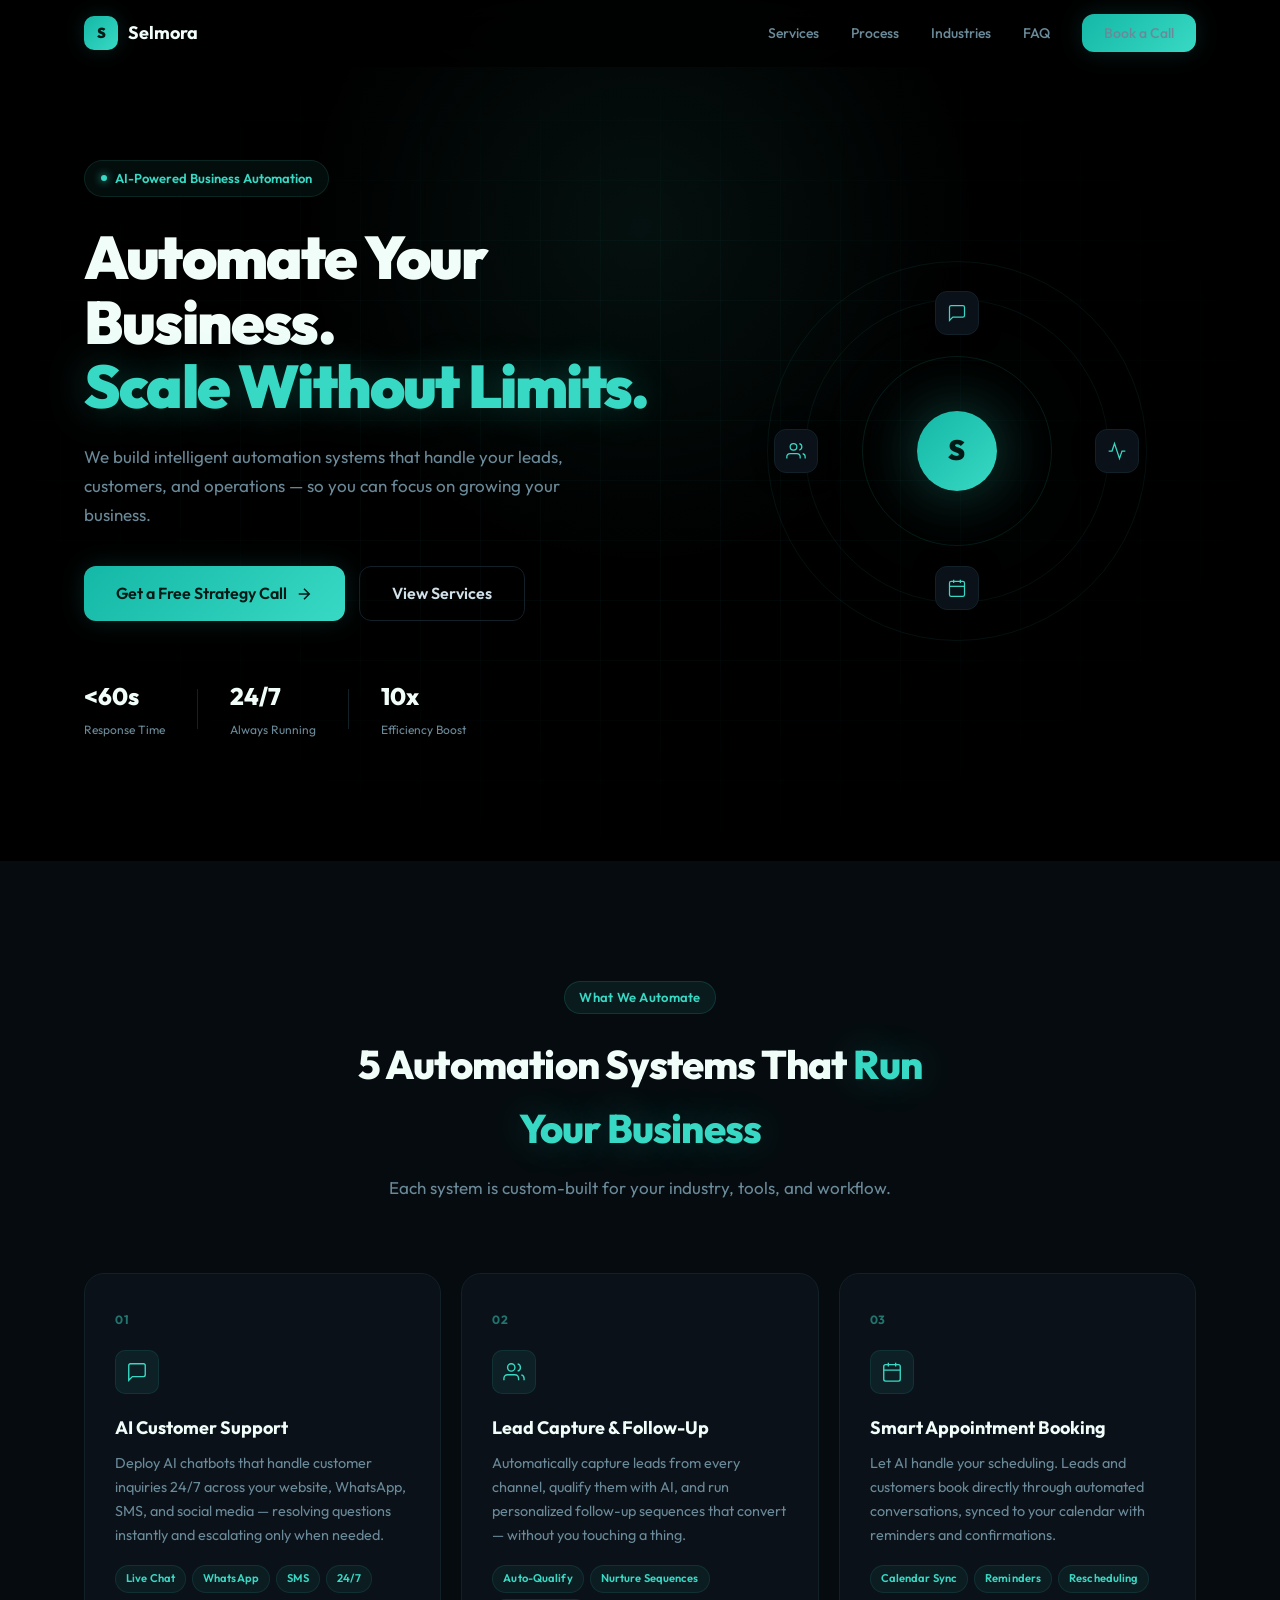
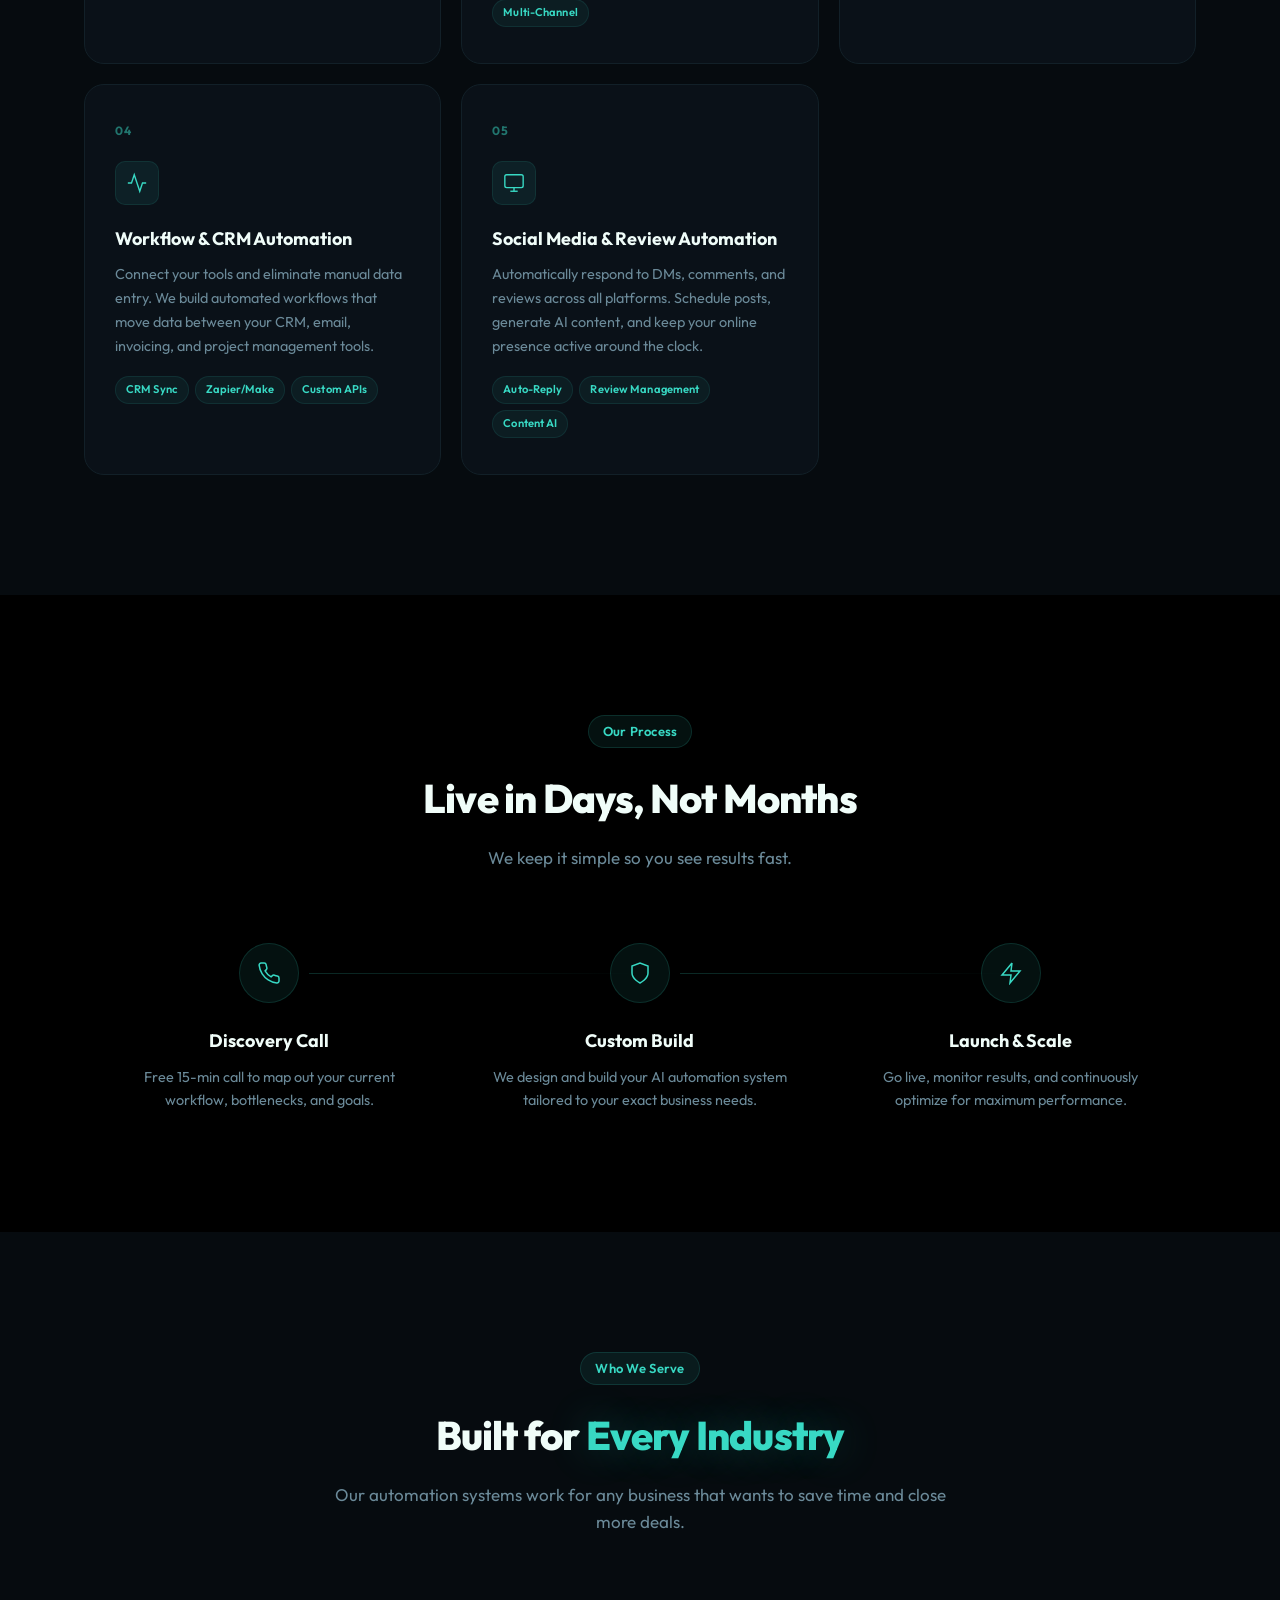
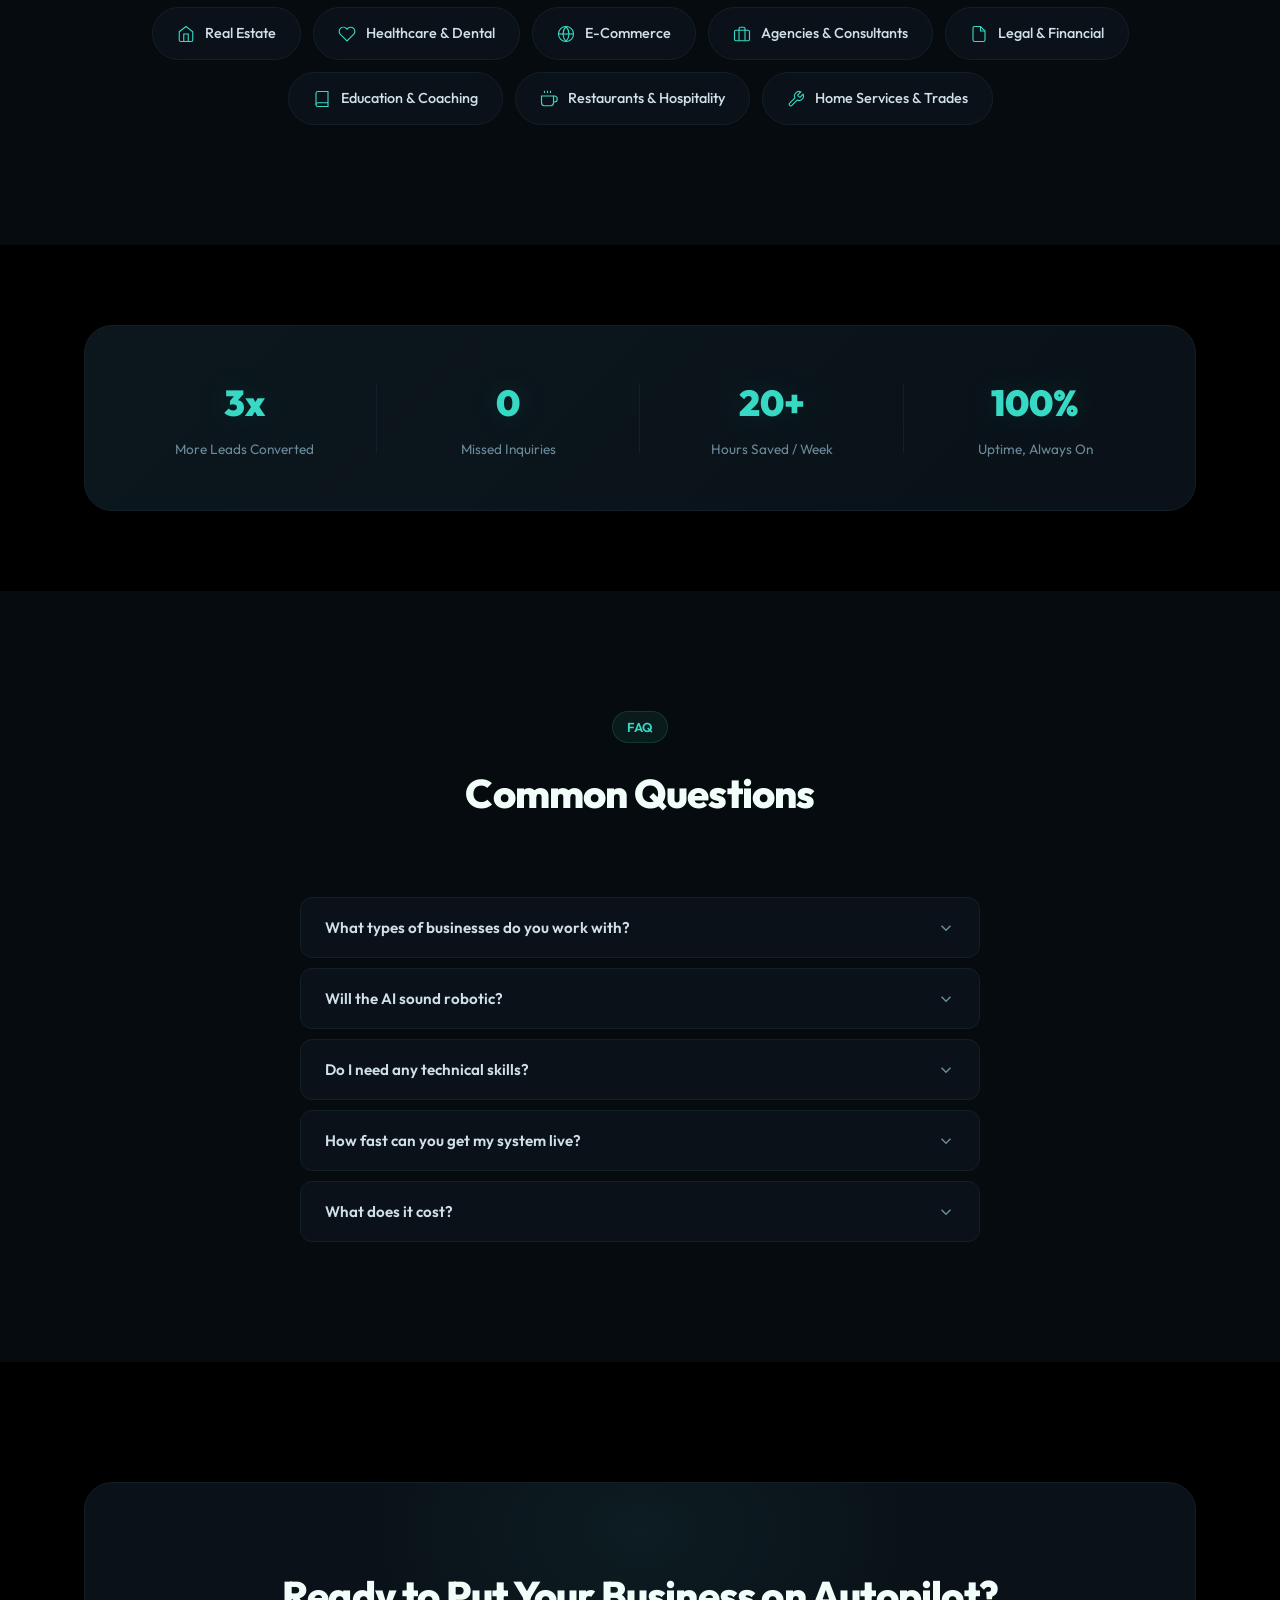
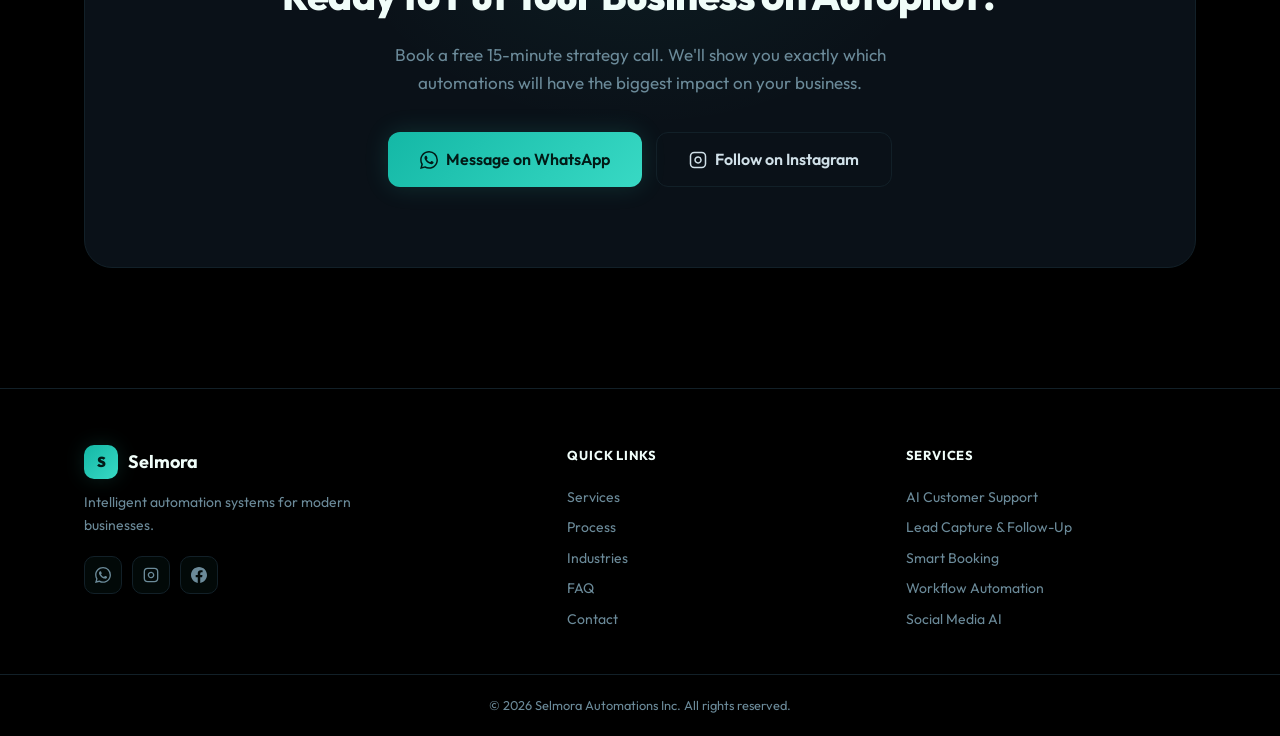
<file: index.html>
<!DOCTYPE html>
<html lang="en">
<head>
    <meta charset="UTF-8">
    <meta name="viewport" content="width=device-width, initial-scale=1.0">
    <title>Selmora Automations Inc. | AI Automation for Every Business</title>
    <meta name="description" content="Selmora Automations Inc. builds intelligent automation systems that save time, cut costs, and scale your business — no matter your industry.">
    <link rel="preconnect" href="https://fonts.googleapis.com">
    <link rel="preconnect" href="https://fonts.gstatic.com" crossorigin>
    <link href="https://fonts.googleapis.com/css2?family=Outfit:wght@300;400;500;600;700;800;900&display=swap" rel="stylesheet">
    <link rel="stylesheet" href="styles.css">
</head>
<body>

    <!-- Navbar -->
    <nav class="navbar" id="navbar">
        <div class="container nav-container">
            <a href="#" class="logo">
                <span class="logo-mark">S</span>
                <span class="logo-text">Selmora</span>
            </a>
            <button class="nav-toggle" id="navToggle" aria-label="Toggle menu">
                <span></span><span></span><span></span>
            </button>
            <ul class="nav-links" id="navLinks">
                <li><a href="#services">Services</a></li>
                <li><a href="#how-it-works">Process</a></li>
                <li><a href="#industries">Industries</a></li>
                <li><a href="#faq">FAQ</a></li>
                <li><a href="#contact" class="btn btn-primary btn-nav">Book a Call</a></li>
            </ul>
        </div>
    </nav>

    <!-- Hero -->
    <section class="hero">
        <div class="hero-glow"></div>
        <div class="hero-grid-bg"></div>
        <div class="container hero-container">
            <div class="hero-content">
                <div class="hero-badge">
                    <span class="badge-dot"></span>
                    AI-Powered Business Automation
                </div>
                <h1>Automate Your Business.<br><span class="text-glow">Scale Without Limits.</span></h1>
                <p class="hero-sub">We build intelligent automation systems that handle your leads, customers, and operations — so you can focus on growing your business.</p>
                <div class="hero-actions">
                    <a href="#contact" class="btn btn-primary btn-lg">
                        Get a Free Strategy Call
                        <svg viewBox="0 0 24 24" fill="none" stroke="currentColor" stroke-width="2"><path d="M5 12h14M12 5l7 7-7 7"/></svg>
                    </a>
                    <a href="#services" class="btn btn-ghost btn-lg">View Services</a>
                </div>
                <div class="hero-metrics">
                    <div class="metric">
                        <span class="metric-value">&lt;60s</span>
                        <span class="metric-label">Response Time</span>
                    </div>
                    <div class="metric-divider"></div>
                    <div class="metric">
                        <span class="metric-value">24/7</span>
                        <span class="metric-label">Always Running</span>
                    </div>
                    <div class="metric-divider"></div>
                    <div class="metric">
                        <span class="metric-value">10x</span>
                        <span class="metric-label">Efficiency Boost</span>
                    </div>
                </div>
            </div>
            <div class="hero-visual">
                <div class="orbit-system">
                    <div class="orbit-ring orbit-ring-1"></div>
                    <div class="orbit-ring orbit-ring-2"></div>
                    <div class="orbit-ring orbit-ring-3"></div>
                    <div class="orbit-core">
                        <span>S</span>
                    </div>
                    <div class="orbit-node node-1">
                        <svg viewBox="0 0 24 24" fill="none" stroke="currentColor" stroke-width="1.5"><path d="M21 15a2 2 0 0 1-2 2H7l-4 4V5a2 2 0 0 1 2-2h14a2 2 0 0 1 2 2z"/></svg>
                    </div>
                    <div class="orbit-node node-2">
                        <svg viewBox="0 0 24 24" fill="none" stroke="currentColor" stroke-width="1.5"><polyline points="22 12 18 12 15 21 9 3 6 12 2 12"/></svg>
                    </div>
                    <div class="orbit-node node-3">
                        <svg viewBox="0 0 24 24" fill="none" stroke="currentColor" stroke-width="1.5"><rect x="3" y="4" width="18" height="18" rx="2"/><line x1="16" y1="2" x2="16" y2="6"/><line x1="8" y1="2" x2="8" y2="6"/><line x1="3" y1="10" x2="21" y2="10"/></svg>
                    </div>
                    <div class="orbit-node node-4">
                        <svg viewBox="0 0 24 24" fill="none" stroke="currentColor" stroke-width="1.5"><path d="M17 21v-2a4 4 0 0 0-4-4H5a4 4 0 0 0-4 4v2"/><circle cx="9" cy="7" r="4"/><path d="M23 21v-2a4 4 0 0 0-3-3.87"/><path d="M16 3.13a4 4 0 0 1 0 7.75"/></svg>
                    </div>
                </div>
            </div>
        </div>
    </section>

    <!-- Services -->
    <section class="services" id="services">
        <div class="container">
            <div class="section-head">
                <span class="section-tag">What We Automate</span>
                <h2>5 Automation Systems That <span class="text-glow">Run Your Business</span></h2>
                <p>Each system is custom-built for your industry, tools, and workflow.</p>
            </div>
            <div class="services-grid">
                <div class="service-card">
                    <div class="card-number">01</div>
                    <div class="card-icon">
                        <svg viewBox="0 0 24 24" fill="none" stroke="currentColor" stroke-width="1.5"><path d="M21 15a2 2 0 0 1-2 2H7l-4 4V5a2 2 0 0 1 2-2h14a2 2 0 0 1 2 2z"/></svg>
                    </div>
                    <h3>AI Customer Support</h3>
                    <p>Deploy AI chatbots that handle customer inquiries 24/7 across your website, WhatsApp, SMS, and social media — resolving questions instantly and escalating only when needed.</p>
                    <ul class="card-tags">
                        <li>Live Chat</li>
                        <li>WhatsApp</li>
                        <li>SMS</li>
                        <li>24/7</li>
                    </ul>
                </div>
                <div class="service-card">
                    <div class="card-number">02</div>
                    <div class="card-icon">
                        <svg viewBox="0 0 24 24" fill="none" stroke="currentColor" stroke-width="1.5"><path d="M17 21v-2a4 4 0 0 0-4-4H5a4 4 0 0 0-4 4v2"/><circle cx="9" cy="7" r="4"/><path d="M23 21v-2a4 4 0 0 0-3-3.87"/><path d="M16 3.13a4 4 0 0 1 0 7.75"/></svg>
                    </div>
                    <h3>Lead Capture & Follow-Up</h3>
                    <p>Automatically capture leads from every channel, qualify them with AI, and run personalized follow-up sequences that convert — without you touching a thing.</p>
                    <ul class="card-tags">
                        <li>Auto-Qualify</li>
                        <li>Nurture Sequences</li>
                        <li>Multi-Channel</li>
                    </ul>
                </div>
                <div class="service-card">
                    <div class="card-number">03</div>
                    <div class="card-icon">
                        <svg viewBox="0 0 24 24" fill="none" stroke="currentColor" stroke-width="1.5"><rect x="3" y="4" width="18" height="18" rx="2" ry="2"/><line x1="16" y1="2" x2="16" y2="6"/><line x1="8" y1="2" x2="8" y2="6"/><line x1="3" y1="10" x2="21" y2="10"/></svg>
                    </div>
                    <h3>Smart Appointment Booking</h3>
                    <p>Let AI handle your scheduling. Leads and customers book directly through automated conversations, synced to your calendar with reminders and confirmations.</p>
                    <ul class="card-tags">
                        <li>Calendar Sync</li>
                        <li>Reminders</li>
                        <li>Rescheduling</li>
                    </ul>
                </div>
                <div class="service-card">
                    <div class="card-number">04</div>
                    <div class="card-icon">
                        <svg viewBox="0 0 24 24" fill="none" stroke="currentColor" stroke-width="1.5"><polyline points="22 12 18 12 15 21 9 3 6 12 2 12"/></svg>
                    </div>
                    <h3>Workflow & CRM Automation</h3>
                    <p>Connect your tools and eliminate manual data entry. We build automated workflows that move data between your CRM, email, invoicing, and project management tools.</p>
                    <ul class="card-tags">
                        <li>CRM Sync</li>
                        <li>Zapier/Make</li>
                        <li>Custom APIs</li>
                    </ul>
                </div>
                <div class="service-card">
                    <div class="card-number">05</div>
                    <div class="card-icon">
                        <svg viewBox="0 0 24 24" fill="none" stroke="currentColor" stroke-width="1.5"><rect x="2" y="3" width="20" height="14" rx="2"/><line x1="8" y1="21" x2="16" y2="21"/><line x1="12" y1="17" x2="12" y2="21"/><path d="M6 8h.01M10 8h.01"/></svg>
                    </div>
                    <h3>Social Media & Review Automation</h3>
                    <p>Automatically respond to DMs, comments, and reviews across all platforms. Schedule posts, generate AI content, and keep your online presence active around the clock.</p>
                    <ul class="card-tags">
                        <li>Auto-Reply</li>
                        <li>Review Management</li>
                        <li>Content AI</li>
                    </ul>
                </div>
            </div>
        </div>
    </section>

    <!-- How It Works -->
    <section class="process" id="how-it-works">
        <div class="container">
            <div class="section-head">
                <span class="section-tag">Our Process</span>
                <h2>Live in Days, Not Months</h2>
                <p>We keep it simple so you see results fast.</p>
            </div>
            <div class="process-steps">
                <div class="process-step">
                    <div class="step-icon">
                        <svg viewBox="0 0 24 24" fill="none" stroke="currentColor" stroke-width="1.5"><path d="M22 16.92v3a2 2 0 0 1-2.18 2 19.79 19.79 0 0 1-8.63-3.07 19.5 19.5 0 0 1-6-6 19.79 19.79 0 0 1-3.07-8.67A2 2 0 0 1 4.11 2h3a2 2 0 0 1 2 1.72 12.84 12.84 0 0 0 .7 2.81 2 2 0 0 1-.45 2.11L8.09 9.91a16 16 0 0 0 6 6l1.27-1.27a2 2 0 0 1 2.11-.45 12.84 12.84 0 0 0 2.81.7A2 2 0 0 1 22 16.92z"/></svg>
                    </div>
                    <div class="step-line"></div>
                    <h3>Discovery Call</h3>
                    <p>Free 15-min call to map out your current workflow, bottlenecks, and goals.</p>
                </div>
                <div class="process-step">
                    <div class="step-icon">
                        <svg viewBox="0 0 24 24" fill="none" stroke="currentColor" stroke-width="1.5"><path d="M12 22s8-4 8-10V5l-8-3-8 3v7c0 6 8 10 8 10z"/></svg>
                    </div>
                    <div class="step-line"></div>
                    <h3>Custom Build</h3>
                    <p>We design and build your AI automation system tailored to your exact business needs.</p>
                </div>
                <div class="process-step">
                    <div class="step-icon">
                        <svg viewBox="0 0 24 24" fill="none" stroke="currentColor" stroke-width="1.5"><polyline points="13 2 3 14 12 14 11 22 21 10 12 10 13 2"/></svg>
                    </div>
                    <h3>Launch & Scale</h3>
                    <p>Go live, monitor results, and continuously optimize for maximum performance.</p>
                </div>
            </div>
        </div>
    </section>

    <!-- Industries -->
    <section class="industries" id="industries">
        <div class="container">
            <div class="section-head">
                <span class="section-tag">Who We Serve</span>
                <h2>Built for <span class="text-glow">Every Industry</span></h2>
                <p>Our automation systems work for any business that wants to save time and close more deals.</p>
            </div>
            <div class="industry-grid">
                <div class="industry-chip">
                    <svg viewBox="0 0 24 24" fill="none" stroke="currentColor" stroke-width="1.5"><path d="M3 9l9-7 9 7v11a2 2 0 0 1-2 2H5a2 2 0 0 1-2-2z"/><polyline points="9 22 9 12 15 12 15 22"/></svg>
                    Real Estate
                </div>
                <div class="industry-chip">
                    <svg viewBox="0 0 24 24" fill="none" stroke="currentColor" stroke-width="1.5"><path d="M20.84 4.61a5.5 5.5 0 0 0-7.78 0L12 5.67l-1.06-1.06a5.5 5.5 0 0 0-7.78 7.78l1.06 1.06L12 21.23l7.78-7.78 1.06-1.06a5.5 5.5 0 0 0 0-7.78z"/></svg>
                    Healthcare & Dental
                </div>
                <div class="industry-chip">
                    <svg viewBox="0 0 24 24" fill="none" stroke="currentColor" stroke-width="1.5"><circle cx="12" cy="12" r="10"/><line x1="2" y1="12" x2="22" y2="12"/><path d="M12 2a15.3 15.3 0 0 1 4 10 15.3 15.3 0 0 1-4 10 15.3 15.3 0 0 1-4-10 15.3 15.3 0 0 1 4-10z"/></svg>
                    E-Commerce
                </div>
                <div class="industry-chip">
                    <svg viewBox="0 0 24 24" fill="none" stroke="currentColor" stroke-width="1.5"><rect x="2" y="7" width="20" height="14" rx="2"/><path d="M16 21V5a2 2 0 0 0-2-2h-4a2 2 0 0 0-2 2v16"/></svg>
                    Agencies & Consultants
                </div>
                <div class="industry-chip">
                    <svg viewBox="0 0 24 24" fill="none" stroke="currentColor" stroke-width="1.5"><path d="M14 2H6a2 2 0 0 0-2 2v16a2 2 0 0 0 2 2h12a2 2 0 0 0 2-2V8z"/><polyline points="14 2 14 8 20 8"/></svg>
                    Legal & Financial
                </div>
                <div class="industry-chip">
                    <svg viewBox="0 0 24 24" fill="none" stroke="currentColor" stroke-width="1.5"><path d="M4 19.5A2.5 2.5 0 0 1 6.5 17H20"/><path d="M6.5 2H20v20H6.5A2.5 2.5 0 0 1 4 19.5v-15A2.5 2.5 0 0 1 6.5 2z"/></svg>
                    Education & Coaching
                </div>
                <div class="industry-chip">
                    <svg viewBox="0 0 24 24" fill="none" stroke="currentColor" stroke-width="1.5"><path d="M18 8h1a4 4 0 0 1 0 8h-1"/><path d="M2 8h16v9a4 4 0 0 1-4 4H6a4 4 0 0 1-4-4V8z"/><line x1="6" y1="1" x2="6" y2="4"/><line x1="10" y1="1" x2="10" y2="4"/><line x1="14" y1="1" x2="14" y2="4"/></svg>
                    Restaurants & Hospitality
                </div>
                <div class="industry-chip">
                    <svg viewBox="0 0 24 24" fill="none" stroke="currentColor" stroke-width="1.5"><path d="M14.7 6.3a1 1 0 0 0 0 1.4l1.6 1.6a1 1 0 0 0 1.4 0l3.77-3.77a6 6 0 0 1-7.94 7.94l-6.91 6.91a2.12 2.12 0 0 1-3-3l6.91-6.91a6 6 0 0 1 7.94-7.94l-3.76 3.76z"/></svg>
                    Home Services & Trades
                </div>
            </div>
        </div>
    </section>

    <!-- Results -->
    <section class="results">
        <div class="container">
            <div class="results-bar">
                <div class="result-item">
                    <span class="result-num">3x</span>
                    <span class="result-txt">More Leads Converted</span>
                </div>
                <div class="result-item">
                    <span class="result-num">0</span>
                    <span class="result-txt">Missed Inquiries</span>
                </div>
                <div class="result-item">
                    <span class="result-num">20+</span>
                    <span class="result-txt">Hours Saved / Week</span>
                </div>
                <div class="result-item">
                    <span class="result-num">100%</span>
                    <span class="result-txt">Uptime, Always On</span>
                </div>
            </div>
        </div>
    </section>

    <!-- FAQ -->
    <section class="faq" id="faq">
        <div class="container">
            <div class="section-head">
                <span class="section-tag">FAQ</span>
                <h2>Common Questions</h2>
            </div>
            <div class="faq-list">
                <div class="faq-item">
                    <button class="faq-q">
                        <span>What types of businesses do you work with?</span>
                        <svg viewBox="0 0 24 24" fill="none" stroke="currentColor" stroke-width="2"><path d="M6 9l6 6 6-6"/></svg>
                    </button>
                    <div class="faq-a"><p>We work with businesses of all sizes and industries — from real estate agents and dental clinics to e-commerce brands, law firms, restaurants, coaches, and home service companies. If your business talks to customers, we can automate it.</p></div>
                </div>
                <div class="faq-item">
                    <button class="faq-q">
                        <span>Will the AI sound robotic?</span>
                        <svg viewBox="0 0 24 24" fill="none" stroke="currentColor" stroke-width="2"><path d="M6 9l6 6 6-6"/></svg>
                    </button>
                    <div class="faq-a"><p>Not at all. Our AI is trained to have natural, human-like conversations tailored to your brand voice. Your customers won't know they're talking to an AI.</p></div>
                </div>
                <div class="faq-item">
                    <button class="faq-q">
                        <span>Do I need any technical skills?</span>
                        <svg viewBox="0 0 24 24" fill="none" stroke="currentColor" stroke-width="2"><path d="M6 9l6 6 6-6"/></svg>
                    </button>
                    <div class="faq-a"><p>Zero. We handle the entire setup, integration, and optimization. You just keep running your business.</p></div>
                </div>
                <div class="faq-item">
                    <button class="faq-q">
                        <span>How fast can you get my system live?</span>
                        <svg viewBox="0 0 24 24" fill="none" stroke="currentColor" stroke-width="2"><path d="M6 9l6 6 6-6"/></svg>
                    </button>
                    <div class="faq-a"><p>Most systems go live within 5-7 business days. Complex multi-tool integrations may take slightly longer, but we'll give you a clear timeline from day one.</p></div>
                </div>
                <div class="faq-item">
                    <button class="faq-q">
                        <span>What does it cost?</span>
                        <svg viewBox="0 0 24 24" fill="none" stroke="currentColor" stroke-width="2"><path d="M6 9l6 6 6-6"/></svg>
                    </button>
                    <div class="faq-a"><p>Every system is custom-built, so pricing depends on your needs. Book a free strategy call and we'll provide a transparent quote — no surprises, no hidden fees.</p></div>
                </div>
            </div>
        </div>
    </section>

    <!-- CTA -->
    <section class="cta" id="contact">
        <div class="container">
            <div class="cta-box">
                <div class="cta-glow"></div>
                <h2>Ready to Put Your Business on Autopilot?</h2>
                <p>Book a free 15-minute strategy call. We'll show you exactly which automations will have the biggest impact on your business.</p>
                <div class="cta-actions">
                    <a href="https://wa.me/14314589916" class="btn btn-primary btn-lg" target="_blank" rel="noopener">
                        <svg viewBox="0 0 24 24" fill="currentColor" width="20" height="20"><path d="M17.472 14.382c-.297-.149-1.758-.867-2.03-.967-.273-.099-.471-.148-.67.15-.197.297-.767.966-.94 1.164-.173.199-.347.223-.644.075-.297-.15-1.255-.463-2.39-1.475-.883-.788-1.48-1.761-1.653-2.059-.173-.297-.018-.458.13-.606.134-.133.298-.347.446-.52.149-.174.198-.298.298-.497.099-.198.05-.371-.025-.52-.075-.149-.669-1.612-.916-2.207-.242-.579-.487-.5-.669-.51-.173-.008-.371-.01-.57-.01-.198 0-.52.074-.792.372-.272.297-1.04 1.016-1.04 2.479 0 1.462 1.065 2.875 1.213 3.074.149.198 2.096 3.2 5.077 4.487.709.306 1.262.489 1.694.625.712.227 1.36.195 1.871.118.571-.085 1.758-.719 2.006-1.413.248-.694.248-1.289.173-1.413-.074-.124-.272-.198-.57-.347m-5.421 7.403h-.004a9.87 9.87 0 01-5.031-1.378l-.361-.214-3.741.982.998-3.648-.235-.374a9.86 9.86 0 01-1.51-5.26c.001-5.45 4.436-9.884 9.888-9.884 2.64 0 5.122 1.03 6.988 2.898a9.825 9.825 0 012.893 6.994c-.003 5.45-4.437 9.884-9.885 9.884m8.413-18.297A11.815 11.815 0 0012.05 0C5.495 0 .16 5.335.157 11.892c0 2.096.547 4.142 1.588 5.945L.057 24l6.305-1.654a11.882 11.882 0 005.683 1.448h.005c6.554 0 11.89-5.335 11.893-11.893a11.821 11.821 0 00-3.48-8.413z"/></svg>
                        Message on WhatsApp
                    </a>
                    <a href="https://instagram.com/ankit.automations" class="btn btn-ghost btn-lg" target="_blank" rel="noopener">
                        <svg viewBox="0 0 24 24" fill="none" stroke="currentColor" stroke-width="2"><rect x="2" y="2" width="20" height="20" rx="5"/><path d="M16 11.37A4 4 0 1 1 12.63 8 4 4 0 0 1 16 11.37z"/><line x1="17.5" y1="6.5" x2="17.51" y2="6.5"/></svg>
                        Follow on Instagram
                    </a>
                </div>
            </div>
        </div>
    </section>

    <!-- Footer -->
    <footer class="footer">
        <div class="container footer-grid">
            <div class="footer-brand">
                <a href="#" class="logo">
                    <span class="logo-mark">S</span>
                    <span class="logo-text">Selmora</span>
                </a>
                <p>Intelligent automation systems for modern businesses.</p>
                <div class="footer-social">
                    <a href="https://wa.me/14314589916" target="_blank" rel="noopener" aria-label="WhatsApp">
                        <svg viewBox="0 0 24 24" fill="currentColor"><path d="M17.472 14.382c-.297-.149-1.758-.867-2.03-.967-.273-.099-.471-.148-.67.15-.197.297-.767.966-.94 1.164-.173.199-.347.223-.644.075-.297-.15-1.255-.463-2.39-1.475-.883-.788-1.48-1.761-1.653-2.059-.173-.297-.018-.458.13-.606.134-.133.298-.347.446-.52.149-.174.198-.298.298-.497.099-.198.05-.371-.025-.52-.075-.149-.669-1.612-.916-2.207-.242-.579-.487-.5-.669-.51-.173-.008-.371-.01-.57-.01-.198 0-.52.074-.792.372-.272.297-1.04 1.016-1.04 2.479 0 1.462 1.065 2.875 1.213 3.074.149.198 2.096 3.2 5.077 4.487.709.306 1.262.489 1.694.625.712.227 1.36.195 1.871.118.571-.085 1.758-.719 2.006-1.413.248-.694.248-1.289.173-1.413-.074-.124-.272-.198-.57-.347m-5.421 7.403h-.004a9.87 9.87 0 01-5.031-1.378l-.361-.214-3.741.982.998-3.648-.235-.374a9.86 9.86 0 01-1.51-5.26c.001-5.45 4.436-9.884 9.888-9.884 2.64 0 5.122 1.03 6.988 2.898a9.825 9.825 0 012.893 6.994c-.003 5.45-4.437 9.884-9.885 9.884m8.413-18.297A11.815 11.815 0 0012.05 0C5.495 0 .16 5.335.157 11.892c0 2.096.547 4.142 1.588 5.945L.057 24l6.305-1.654a11.882 11.882 0 005.683 1.448h.005c6.554 0 11.89-5.335 11.893-11.893a11.821 11.821 0 00-3.48-8.413z"/></svg>
                    </a>
                    <a href="https://instagram.com/ankit.automations" target="_blank" rel="noopener" aria-label="Instagram">
                        <svg viewBox="0 0 24 24" fill="none" stroke="currentColor" stroke-width="2"><rect x="2" y="2" width="20" height="20" rx="5"/><path d="M16 11.37A4 4 0 1 1 12.63 8 4 4 0 0 1 16 11.37z"/><line x1="17.5" y1="6.5" x2="17.51" y2="6.5"/></svg>
                    </a>
                    <a href="https://facebook.com/AnkitAutomations" target="_blank" rel="noopener" aria-label="Facebook">
                        <svg viewBox="0 0 24 24" fill="currentColor"><path d="M24 12.073c0-6.627-5.373-12-12-12s-12 5.373-12 12c0 5.99 4.388 10.954 10.125 11.854v-8.385H7.078v-3.47h3.047V9.43c0-3.007 1.792-4.669 4.533-4.669 1.312 0 2.686.235 2.686.235v2.953H15.83c-1.491 0-1.956.925-1.956 1.874v2.25h3.328l-.532 3.47h-2.796v8.385C19.612 23.027 24 18.062 24 12.073z"/></svg>
                    </a>
                </div>
            </div>
            <div class="footer-nav">
                <h4>Quick Links</h4>
                <a href="#services">Services</a>
                <a href="#how-it-works">Process</a>
                <a href="#industries">Industries</a>
                <a href="#faq">FAQ</a>
                <a href="#contact">Contact</a>
            </div>
            <div class="footer-nav">
                <h4>Services</h4>
                <a href="#services">AI Customer Support</a>
                <a href="#services">Lead Capture & Follow-Up</a>
                <a href="#services">Smart Booking</a>
                <a href="#services">Workflow Automation</a>
                <a href="#services">Social Media AI</a>
            </div>
        </div>
        <div class="footer-bottom">
            <div class="container">
                <p>&copy; 2026 Selmora Automations Inc. All rights reserved.</p>
            </div>
        </div>
    </footer>

    <script src="script.js"></script>
</body>
</html>
</file>
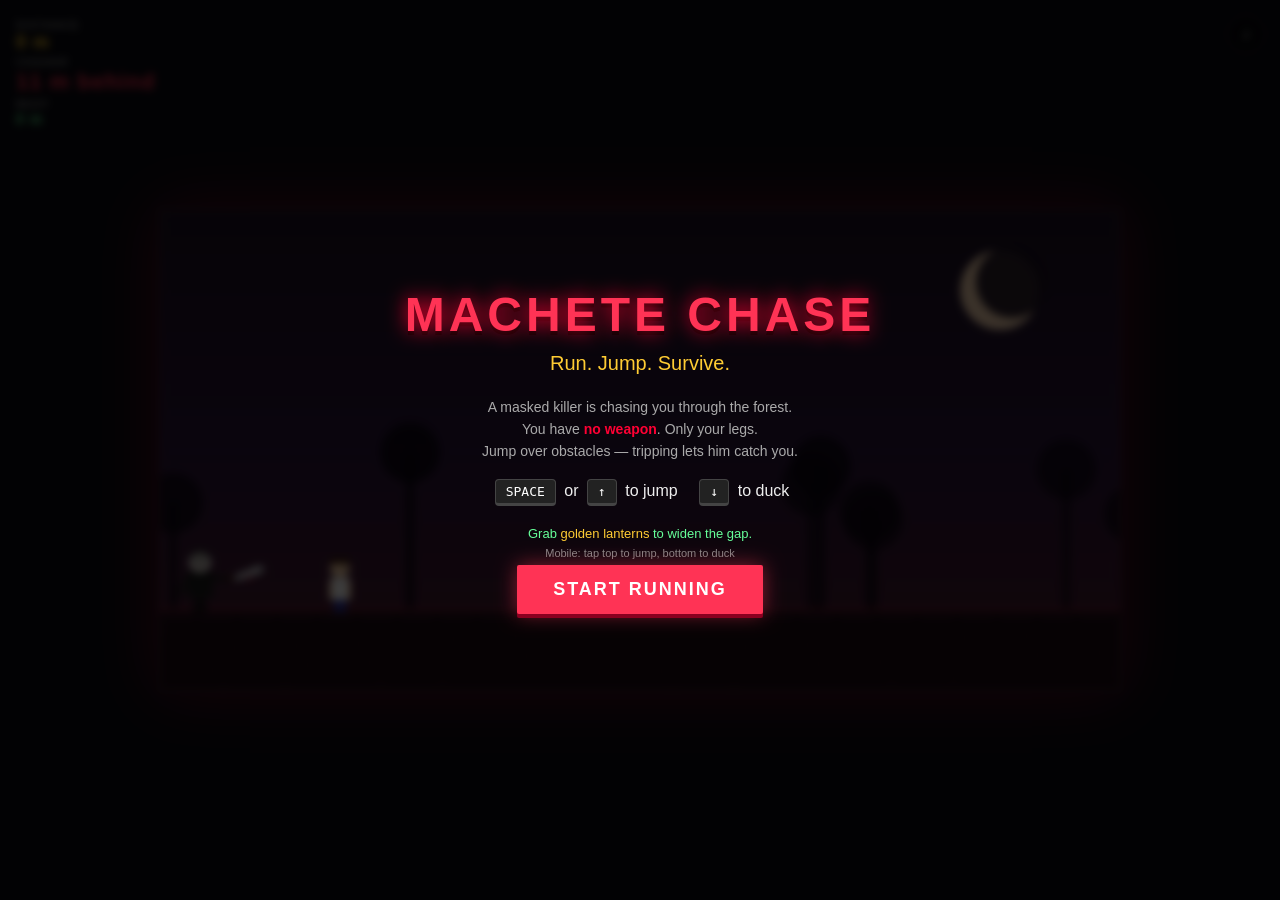
<file: game.html>
<!DOCTYPE html>
<html lang="en">
<head>
<meta charset="UTF-8">
<meta name="viewport" content="width=device-width, initial-scale=1.0">
<title>Machete Chase — A Runner for Your Life</title>
<style>
  * { margin: 0; padding: 0; box-sizing: border-box; }
  html, body {
    height: 100%;
    background: #0a0a12;
    color: #eee;
    font-family: -apple-system, BlinkMacSystemFont, "Segoe UI", sans-serif;
    overflow: hidden;
    user-select: none;
  }
  .wrap {
    position: absolute;
    inset: 0;
    display: flex;
    align-items: center;
    justify-content: center;
  }
  canvas {
    background: linear-gradient(#1a0f1f 0%, #2a1538 50%, #4a1a2a 100%);
    display: block;
    image-rendering: pixelated;
    box-shadow: 0 0 60px rgba(255, 0, 60, 0.3);
    border: 2px solid #3a1a2a;
    max-width: 100%;
    max-height: 100%;
  }
  .hud {
    position: absolute;
    top: 16px;
    left: 16px;
    font-size: 14px;
    font-weight: 600;
    letter-spacing: 1px;
    text-shadow: 0 0 8px #000;
    pointer-events: none;
  }
  .hud .label { color: #888; font-size: 11px; }
  .hud .val { color: #ff3355; font-size: 22px; }
  .hud .dist { color: #ffcc33; font-size: 18px; }
  .hud .best { color: #66ff99; font-size: 14px; }
  .mute {
    position: absolute;
    top: 16px;
    right: 16px;
    background: rgba(0,0,0,0.5);
    border: 1px solid #3a1a2a;
    color: #eee;
    width: 36px; height: 36px;
    border-radius: 50%;
    cursor: pointer;
    font-size: 16px;
  }
  .overlay {
    position: absolute;
    inset: 0;
    display: flex;
    flex-direction: column;
    align-items: center;
    justify-content: center;
    background: rgba(0,0,0,0.75);
    backdrop-filter: blur(4px);
    text-align: center;
    padding: 20px;
    z-index: 10;
  }
  .overlay.hidden { display: none; }
  .overlay h1 {
    font-size: 48px;
    letter-spacing: 4px;
    color: #ff3355;
    text-shadow: 0 0 20px #ff0033, 0 4px 0 #000;
    margin-bottom: 10px;
  }
  .overlay h2 {
    font-size: 20px;
    color: #ffcc33;
    margin-bottom: 24px;
    font-weight: 400;
  }
  .overlay p { color: #aaa; margin-bottom: 6px; font-size: 14px; }
  .overlay .keys { margin: 14px 0 20px; }
  .overlay kbd {
    display: inline-block;
    background: #222;
    border: 1px solid #444;
    border-bottom-width: 3px;
    padding: 4px 10px;
    border-radius: 4px;
    margin: 0 4px;
    font-family: monospace;
    color: #fff;
  }
  .overlay button {
    background: #ff3355;
    color: #fff;
    border: 0;
    padding: 14px 36px;
    font-size: 18px;
    font-weight: 700;
    letter-spacing: 2px;
    cursor: pointer;
    border-radius: 2px;
    box-shadow: 0 4px 0 #8a0020, 0 0 20px rgba(255,51,85,0.5);
    transition: transform 0.05s;
  }
  .overlay button:active { transform: translateY(2px); box-shadow: 0 2px 0 #8a0020; }
  .blood { color: #ff0033; font-weight: 700; }
</style>
</head>
<body>
<div class="wrap">
  <canvas id="game" width="960" height="480"></canvas>
  <div class="hud">
    <div><span class="label">DISTANCE</span></div>
    <div class="dist" id="dist">0 m</div>
    <div><span class="label">CHASER</span></div>
    <div class="val" id="gap">— m behind</div>
    <div><span class="label">BEST</span></div>
    <div class="best" id="best">0 m</div>
  </div>
  <button class="mute" id="muteBtn" title="Toggle sound">♪</button>
  <div class="overlay" id="overlay">
    <h1>MACHETE CHASE</h1>
    <h2>Run. Jump. Survive.</h2>
    <p>A masked killer is chasing you through the forest.</p>
    <p>You have <span class="blood">no weapon</span>. Only your legs.</p>
    <p>Jump over obstacles — tripping lets him catch you.</p>
    <div class="keys">
      <kbd>SPACE</kbd> or <kbd>↑</kbd> to jump
      &nbsp;&nbsp;
      <kbd>↓</kbd> to duck
    </div>
    <p style="color:#66ff99; font-size: 13px;">Grab <span style="color:#ffcc33">golden lanterns</span> to widen the gap.</p>
    <p style="color:#888; font-size: 11px;">Mobile: tap top to jump, bottom to duck</p>
    <button id="startBtn">START RUNNING</button>
  </div>
</div>

<script>
(() => {
  const cv = document.getElementById('game');
  const ctx = cv.getContext('2d');
  const W = cv.width, H = cv.height;
  const GROUND_Y = H - 80;

  const overlay = document.getElementById('overlay');
  const startBtn = document.getElementById('startBtn');
  const distEl = document.getElementById('dist');
  const gapEl = document.getElementById('gap');
  const bestEl = document.getElementById('best');
  const muteBtn = document.getElementById('muteBtn');

  // --- Audio ---
  let audioCtx = null;
  let muted = localStorage.getItem('mc_muted') === '1';
  muteBtn.textContent = muted ? '♪̸' : '♪';
  function audio() {
    if (!audioCtx) audioCtx = new (window.AudioContext || window.webkitAudioContext)();
    return audioCtx;
  }
  function beep({ freq = 440, type = 'sine', dur = 0.1, vol = 0.15, slide = 0, delay = 0 }) {
    if (muted) return;
    try {
      const ac = audio();
      const t0 = ac.currentTime + delay;
      const osc = ac.createOscillator();
      const g = ac.createGain();
      osc.type = type;
      osc.frequency.setValueAtTime(freq, t0);
      if (slide) osc.frequency.exponentialRampToValueAtTime(Math.max(20, freq + slide), t0 + dur);
      g.gain.setValueAtTime(vol, t0);
      g.gain.exponentialRampToValueAtTime(0.0001, t0 + dur);
      osc.connect(g); g.connect(ac.destination);
      osc.start(t0); osc.stop(t0 + dur + 0.02);
    } catch (e) {}
  }
  function noise(dur = 0.2, vol = 0.2, filterFreq = 1000) {
    if (muted) return;
    try {
      const ac = audio();
      const buf = ac.createBuffer(1, ac.sampleRate * dur, ac.sampleRate);
      const data = buf.getChannelData(0);
      for (let i = 0; i < data.length; i++) data[i] = (Math.random() * 2 - 1) * (1 - i / data.length);
      const src = ac.createBufferSource();
      src.buffer = buf;
      const filter = ac.createBiquadFilter();
      filter.type = 'lowpass';
      filter.frequency.value = filterFreq;
      const g = ac.createGain();
      g.gain.value = vol;
      src.connect(filter); filter.connect(g); g.connect(ac.destination);
      src.start();
    } catch (e) {}
  }
  const sfx = {
    jump:    () => beep({ freq: 520, type: 'square', dur: 0.12, vol: 0.1, slide: 200 }),
    trip:    () => { noise(0.25, 0.3, 600); beep({ freq: 160, type: 'sawtooth', dur: 0.2, vol: 0.15, slide: -80 }); },
    pickup:  () => { beep({ freq: 660, type: 'triangle', dur: 0.08, vol: 0.15 }); beep({ freq: 990, type: 'triangle', dur: 0.12, vol: 0.15, delay: 0.08 }); },
    swing:   () => noise(0.15, 0.25, 3000),
    stab:    () => { noise(0.3, 0.4, 400); beep({ freq: 110, type: 'sawtooth', dur: 0.3, vol: 0.2, slide: -60 }); },
    death:   () => { beep({ freq: 200, type: 'sawtooth', dur: 0.8, vol: 0.25, slide: -180 }); },
    thunder: () => noise(0.6, 0.15, 300),
  };

  muteBtn.addEventListener('click', () => {
    muted = !muted;
    localStorage.setItem('mc_muted', muted ? '1' : '0');
    muteBtn.textContent = muted ? '♪̸' : '♪';
  });

  const keys = { jump: false, duck: false };
  window.addEventListener('keydown', e => {
    if (e.code === 'Space' || e.code === 'ArrowUp') { keys.jump = true; e.preventDefault(); }
    if (e.code === 'ArrowDown') { keys.duck = true; e.preventDefault(); }
  });
  window.addEventListener('keyup', e => {
    if (e.code === 'Space' || e.code === 'ArrowUp') keys.jump = false;
    if (e.code === 'ArrowDown') keys.duck = false;
  });
  // Mobile: top half jump, bottom half duck
  cv.addEventListener('pointerdown', e => {
    const rect = cv.getBoundingClientRect();
    const y = (e.clientY - rect.top) / rect.height;
    if (y > 0.6) keys.duck = true; else keys.jump = true;
  });
  cv.addEventListener('pointerup', () => { keys.jump = false; keys.duck = false; });
  cv.addEventListener('pointercancel', () => { keys.jump = false; keys.duck = false; });

  // Player
  const player = {
    x: 180, y: GROUND_Y, vy: 0,
    w: 28, h: 52,
    onGround: true,
    ducking: false,
    frame: 0,
    speed: 0,        // horizontal boost when unhurt
    hurtTimer: 0,    // briefly slow after trip
    alive: true,
    caught: false,
    catchAnim: 0,
  };

  // Chaser
  const chaser = {
    x: 40, y: GROUND_Y,
    w: 34, h: 58,
    frame: 0,
    baseGap: 140,
    swing: 0,
  };

  // World
  let scroll = 0;           // total world distance (px)
  let worldSpeed = 6;       // base scroll speed
  let spawnTimer = 0;
  let pickupTimer = 0;
  let obstacles = [];       // {x, w, h, type: 'log'|'rock'|'branch'}
  let pickups = [];         // {x, y, taken, bob}
  let trees = [];           // parallax background
  let particles = [];
  let running = false;
  let distance = 0;
  let gap = 0;              // horizontal distance from chaser to player (in px)
  let shake = 0;            // screen shake magnitude
  let flash = 0;            // lightning flash (0..1)
  let flashTimer = 180;     // frames until next lightning
  let boostTimer = 0;       // pickup active frames
  let highScore = parseInt(localStorage.getItem('mc_high') || '0', 10);
  bestEl.textContent = highScore + ' m';

  function resetWorld() {
    player.x = 180; player.y = GROUND_Y; player.vy = 0;
    player.onGround = true; player.ducking = false;
    player.hurtTimer = 0; player.alive = true; player.caught = false; player.catchAnim = 0;
    chaser.x = 40; chaser.y = GROUND_Y; chaser.swing = 0;
    scroll = 0; worldSpeed = 6;
    spawnTimer = 60;
    pickupTimer = 200;
    obstacles = [];
    pickups = [];
    trees = [];
    particles = [];
    distance = 0; gap = player.x - chaser.x;
    shake = 0; flash = 0; flashTimer = 180; boostTimer = 0;
    for (let i = 0; i < 12; i++) trees.push({ x: Math.random() * W * 2, depth: 0.3 + Math.random() * 0.5, h: 80 + Math.random() * 80 });
  }

  function spawnObstacle() {
    const types = ['log', 'rock', 'branch'];
    const t = types[Math.floor(Math.random() * types.length)];
    let o;
    if (t === 'log') o = { type: t, x: W + 40, w: 60, h: 28, y: GROUND_Y };
    else if (t === 'rock') o = { type: t, x: W + 40, w: 40, h: 36, y: GROUND_Y };
    else o = { type: t, x: W + 40, w: 80, h: 20, y: GROUND_Y - 52 }; // low branch - duck
    obstacles.push(o);
  }

  function spawnPickup() {
    pickups.push({
      x: W + 40,
      y: GROUND_Y - 90 - Math.random() * 30,
      taken: false,
      bob: Math.random() * Math.PI * 2,
    });
  }

  function drawPickup(p) {
    if (p.taken) return;
    const y = p.y + Math.sin(p.bob) * 4;
    // Glow
    const grad = ctx.createRadialGradient(p.x, y, 2, p.x, y, 28);
    grad.addColorStop(0, 'rgba(255, 220, 80, 0.6)');
    grad.addColorStop(1, 'rgba(255, 220, 80, 0)');
    ctx.fillStyle = grad;
    ctx.fillRect(p.x - 28, y - 28, 56, 56);
    // Lantern body
    ctx.fillStyle = '#ffcc33';
    ctx.fillRect(p.x - 6, y - 8, 12, 14);
    ctx.fillStyle = '#ffee88';
    ctx.fillRect(p.x - 4, y - 6, 8, 10);
    // Top cap
    ctx.fillStyle = '#3a1a08';
    ctx.fillRect(p.x - 8, y - 10, 16, 3);
    // Handle
    ctx.strokeStyle = '#3a1a08';
    ctx.lineWidth = 2;
    ctx.beginPath();
    ctx.arc(p.x, y - 12, 6, Math.PI, Math.PI * 2);
    ctx.stroke();
  }

  // Drawing helpers
  function drawGround() {
    // Ground base
    ctx.fillStyle = '#1a0a12';
    ctx.fillRect(0, GROUND_Y, W, H - GROUND_Y);
    // Path stripes (moving)
    ctx.fillStyle = '#2a1020';
    const stripeW = 40;
    const off = scroll % stripeW;
    for (let x = -off; x < W; x += stripeW) {
      ctx.fillRect(x, GROUND_Y + 4, stripeW - 6, 4);
    }
    // Dirt flecks
    ctx.fillStyle = '#3a1528';
    for (let i = 0; i < 30; i++) {
      const x = ((i * 73 - scroll * 1.2) % W + W) % W;
      const y = GROUND_Y + 20 + (i * 17) % 60;
      ctx.fillRect(x, y, 3, 2);
    }
    // Top line
    ctx.fillStyle = '#ff3355';
    ctx.fillRect(0, GROUND_Y - 1, W, 1);
  }

  function drawTrees() {
    for (const t of trees) {
      const x = ((t.x - scroll * t.depth) % (W * 2) + W * 2) % (W * 2) - 100;
      // Trunk
      ctx.fillStyle = `rgba(10, 5, 15, ${0.4 + t.depth * 0.5})`;
      ctx.fillRect(x + 20, GROUND_Y - t.h, 8, t.h);
      // Canopy
      ctx.beginPath();
      ctx.arc(x + 24, GROUND_Y - t.h, 30, 0, Math.PI * 2);
      ctx.fill();
    }
    // Moon
    ctx.fillStyle = 'rgba(255, 220, 180, 0.9)';
    ctx.beginPath();
    ctx.arc(W - 120, 80, 40, 0, Math.PI * 2);
    ctx.fill();
    ctx.fillStyle = 'rgba(26, 15, 31, 0.9)';
    ctx.beginPath();
    ctx.arc(W - 108, 72, 36, 0, Math.PI * 2);
    ctx.fill();
  }

  function drawPlayer() {
    const p = player;
    const cx = p.x;
    const footY = p.y;
    p.frame += running ? 0.35 : 0;

    const legSwing = Math.sin(p.frame) * 10;
    const armSwing = Math.sin(p.frame + Math.PI) * 8;

    ctx.save();
    if (p.caught) {
      // Falling over
      ctx.translate(cx, footY);
      ctx.rotate(Math.min(p.catchAnim * 0.05, Math.PI / 2));
      ctx.translate(-cx, -footY);
    }

    const bodyTop = footY - p.h;
    const duckOffset = p.ducking && p.onGround ? 12 : 0;

    // Legs
    ctx.strokeStyle = '#2233aa';
    ctx.lineWidth = 5;
    ctx.lineCap = 'round';
    if (p.onGround && !p.ducking) {
      ctx.beginPath();
      ctx.moveTo(cx - 3, footY - 20);
      ctx.lineTo(cx - 3 + legSwing * 0.6, footY);
      ctx.stroke();
      ctx.beginPath();
      ctx.moveTo(cx + 3, footY - 20);
      ctx.lineTo(cx + 3 - legSwing * 0.6, footY);
      ctx.stroke();
    } else {
      // Tucked legs for jump / duck
      ctx.beginPath();
      ctx.moveTo(cx - 4, footY - 20 + duckOffset);
      ctx.lineTo(cx - 8, footY - duckOffset);
      ctx.stroke();
      ctx.beginPath();
      ctx.moveTo(cx + 4, footY - 20 + duckOffset);
      ctx.lineTo(cx + 8, footY - duckOffset);
      ctx.stroke();
    }

    // Body (white shirt)
    ctx.fillStyle = '#eef0f5';
    const bodyH = 22 - duckOffset;
    ctx.fillRect(cx - 10, bodyTop + 20 + duckOffset, 20, bodyH);

    // Arms
    ctx.strokeStyle = '#eec7a0';
    ctx.lineWidth = 4;
    ctx.beginPath();
    ctx.moveTo(cx - 9, bodyTop + 24 + duckOffset);
    ctx.lineTo(cx - 9 + armSwing, bodyTop + 40 + duckOffset);
    ctx.stroke();
    ctx.beginPath();
    ctx.moveTo(cx + 9, bodyTop + 24 + duckOffset);
    ctx.lineTo(cx + 9 - armSwing, bodyTop + 40 + duckOffset);
    ctx.stroke();

    // Head
    ctx.fillStyle = '#eec7a0';
    ctx.beginPath();
    ctx.arc(cx, bodyTop + 10 + duckOffset, 10, 0, Math.PI * 2);
    ctx.fill();
    // Hair
    ctx.fillStyle = '#3a1a0a';
    ctx.fillRect(cx - 10, bodyTop + (duckOffset), 20, 6);
    // Eye (scared)
    ctx.fillStyle = '#000';
    ctx.fillRect(cx + 4, bodyTop + 10 + duckOffset, 2, 2);

    // Hurt flash
    if (p.hurtTimer > 0) {
      ctx.fillStyle = `rgba(255, 50, 80, ${p.hurtTimer / 30})`;
      ctx.fillRect(cx - 12, bodyTop, 24, p.h);
    }

    ctx.restore();
  }

  function drawChaser() {
    const c = chaser;
    c.frame += running && !player.caught ? 0.4 : 0.08;
    const cx = c.x;
    const footY = c.y;
    const legSwing = Math.sin(c.frame) * 12;
    const armSwing = Math.sin(c.frame + Math.PI) * 10;
    const bodyTop = footY - c.h;

    // Legs (black pants)
    ctx.strokeStyle = '#111';
    ctx.lineWidth = 6;
    ctx.lineCap = 'round';
    ctx.beginPath();
    ctx.moveTo(cx - 4, footY - 22);
    ctx.lineTo(cx - 4 + legSwing * 0.7, footY);
    ctx.stroke();
    ctx.beginPath();
    ctx.moveTo(cx + 4, footY - 22);
    ctx.lineTo(cx + 4 - legSwing * 0.7, footY);
    ctx.stroke();

    // Torso (dark jacket)
    ctx.fillStyle = '#1a1a1a';
    ctx.fillRect(cx - 13, bodyTop + 20, 26, 26);
    // Shoulder shading
    ctx.fillStyle = '#0a0a0a';
    ctx.fillRect(cx - 13, bodyTop + 20, 26, 4);

    // Left arm (free)
    ctx.strokeStyle = '#1a1a1a';
    ctx.lineWidth = 5;
    ctx.beginPath();
    ctx.moveTo(cx - 11, bodyTop + 24);
    ctx.lineTo(cx - 11 + armSwing, bodyTop + 42);
    ctx.stroke();

    // Right arm with machete (reaching forward)
    const reach = player.caught ? 18 : 14 + Math.sin(c.frame * 0.5) * 3;
    const swingAng = c.swing;
    ctx.save();
    ctx.translate(cx + 11, bodyTop + 26);
    ctx.rotate(-0.3 + swingAng);
    ctx.strokeStyle = '#1a1a1a';
    ctx.lineWidth = 5;
    ctx.beginPath();
    ctx.moveTo(0, 0);
    ctx.lineTo(reach, 6);
    ctx.stroke();
    // Machete handle
    ctx.fillStyle = '#3a1a0a';
    ctx.fillRect(reach - 2, 4, 8, 4);
    // Blade
    ctx.fillStyle = '#c8ccd0';
    ctx.beginPath();
    ctx.moveTo(reach + 6, 6);
    ctx.lineTo(reach + 34, 2);
    ctx.lineTo(reach + 38, 6);
    ctx.lineTo(reach + 34, 10);
    ctx.lineTo(reach + 6, 10);
    ctx.closePath();
    ctx.fill();
    // Blade highlight
    ctx.fillStyle = '#ffffff';
    ctx.fillRect(reach + 10, 4, 20, 1);
    // Blood drip
    ctx.fillStyle = '#ff1133';
    ctx.fillRect(reach + 20, 10, 2, 4);
    ctx.restore();

    // Head (mask)
    ctx.fillStyle = '#d8d4cc';
    ctx.beginPath();
    ctx.arc(cx, bodyTop + 10, 11, 0, Math.PI * 2);
    ctx.fill();
    // Mask eyes (dark hollow)
    ctx.fillStyle = '#000';
    ctx.fillRect(cx - 6, bodyTop + 8, 3, 3);
    ctx.fillRect(cx + 3, bodyTop + 8, 3, 3);
    // Mask mouth
    ctx.fillStyle = '#3a0010';
    ctx.fillRect(cx - 3, bodyTop + 13, 6, 2);
    // Hood shadow
    ctx.fillStyle = 'rgba(0,0,0,0.4)';
    ctx.beginPath();
    ctx.arc(cx, bodyTop + 6, 11, Math.PI, Math.PI * 2);
    ctx.fill();
  }

  function drawObstacle(o) {
    if (o.type === 'log') {
      ctx.fillStyle = '#5a2a14';
      ctx.fillRect(o.x, o.y - o.h, o.w, o.h);
      ctx.fillStyle = '#3a1a08';
      ctx.fillRect(o.x, o.y - o.h, o.w, 4);
      // Rings
      ctx.strokeStyle = '#3a1a08';
      ctx.lineWidth = 1;
      ctx.beginPath();
      ctx.arc(o.x + 8, o.y - o.h / 2, 8, 0, Math.PI * 2);
      ctx.stroke();
      ctx.beginPath();
      ctx.arc(o.x + o.w - 8, o.y - o.h / 2, 8, 0, Math.PI * 2);
      ctx.stroke();
    } else if (o.type === 'rock') {
      ctx.fillStyle = '#555';
      ctx.beginPath();
      ctx.moveTo(o.x, o.y);
      ctx.lineTo(o.x + 5, o.y - o.h);
      ctx.lineTo(o.x + o.w - 8, o.y - o.h + 4);
      ctx.lineTo(o.x + o.w, o.y);
      ctx.closePath();
      ctx.fill();
      ctx.fillStyle = '#777';
      ctx.beginPath();
      ctx.moveTo(o.x + 5, o.y - o.h);
      ctx.lineTo(o.x + o.w - 8, o.y - o.h + 4);
      ctx.lineTo(o.x + 12, o.y - o.h + 2);
      ctx.closePath();
      ctx.fill();
    } else if (o.type === 'branch') {
      // Hanging branch — must duck
      ctx.fillStyle = '#4a2410';
      ctx.fillRect(o.x, o.y, o.w, o.h);
      ctx.fillStyle = '#1f4a14';
      for (let i = 0; i < 5; i++) {
        ctx.beginPath();
        ctx.arc(o.x + 10 + i * 16, o.y + o.h, 10, 0, Math.PI * 2);
        ctx.fill();
      }
    }
  }

  function spawnBlood(x, y) {
    for (let i = 0; i < 30; i++) {
      particles.push({
        x, y,
        vx: (Math.random() - 0.5) * 8,
        vy: -Math.random() * 6 - 2,
        life: 60,
        size: 2 + Math.random() * 3,
      });
    }
  }

  function updateParticles() {
    for (const p of particles) {
      p.x += p.vx;
      p.y += p.vy;
      p.vy += 0.4;
      p.life--;
    }
    particles = particles.filter(p => p.life > 0);
  }

  function drawParticles() {
    for (const p of particles) {
      if (p.gold) {
        ctx.fillStyle = `rgba(255, 220, 80, ${p.life / 40})`;
      } else {
        ctx.fillStyle = `rgba(255, 20, 40, ${p.life / 60})`;
      }
      ctx.fillRect(p.x, p.y, p.size, p.size);
    }
  }

  function collides(a, b) {
    // a is player; b is obstacle
    const px1 = a.x - 12;
    const px2 = a.x + 12;
    const py1 = a.y - a.h + (a.ducking && a.onGround ? 12 : 0);
    const py2 = a.y;
    const bx1 = b.x;
    const bx2 = b.x + b.w;
    const by1 = b.y - b.h;
    const by2 = b.y;
    return px1 < bx2 && px2 > bx1 && py1 < by2 && py2 > by1;
  }

  function loop() {
    // Screen shake offset
    const sx = shake > 0 ? (Math.random() - 0.5) * shake : 0;
    const sy = shake > 0 ? (Math.random() - 0.5) * shake : 0;
    ctx.save();
    ctx.translate(sx, sy);
    if (shake > 0) shake *= 0.88;

    ctx.clearRect(-20, -20, W + 40, H + 40);
    drawTrees();
    drawGround();

    if (running) {
      // Speed scaling
      worldSpeed = Math.min(6 + distance / 400, 12);

      // Player physics
      if (keys.jump && player.onGround && !player.caught) {
        player.vy = -15;
        player.onGround = false;
        sfx.jump();
      }
      player.ducking = keys.duck && player.onGround;
      player.vy += 0.9;
      player.y += player.vy;
      if (player.y >= GROUND_Y) {
        player.y = GROUND_Y;
        player.vy = 0;
        player.onGround = true;
      }

      // World scroll
      const effectiveSpeed = worldSpeed - (player.hurtTimer > 0 ? 3 : 0);
      scroll += effectiveSpeed;
      distance += effectiveSpeed / 12;

      // Obstacles
      spawnTimer -= 1;
      if (spawnTimer <= 0) {
        spawnObstacle();
        spawnTimer = 50 + Math.random() * 70 - Math.min(distance / 30, 30);
      }
      for (const o of obstacles) o.x -= effectiveSpeed;
      obstacles = obstacles.filter(o => o.x + o.w > -40);

      // Pickups
      pickupTimer -= 1;
      if (pickupTimer <= 0) {
        spawnPickup();
        pickupTimer = 350 + Math.random() * 300;
      }
      for (const p of pickups) {
        p.x -= effectiveSpeed;
        p.bob += 0.15;
        if (!p.taken) {
          const dx = p.x - player.x;
          const dy = (p.y + Math.sin(p.bob) * 4) - (player.y - player.h / 2);
          if (Math.abs(dx) < 22 && Math.abs(dy) < 28) {
            p.taken = true;
            boostTimer = 180;
            chaser.x -= 120; // widen gap
            sfx.pickup();
            for (let i = 0; i < 15; i++) {
              particles.push({ x: p.x, y: p.y, vx: (Math.random()-0.5)*6, vy: -Math.random()*5-1, life: 40, size: 2+Math.random()*2, gold: true });
            }
          }
        }
      }
      pickups = pickups.filter(p => p.x > -40 && !p.taken);
      if (boostTimer > 0) boostTimer--;

      // Lightning
      flashTimer--;
      if (flashTimer <= 0) {
        flash = 1;
        flashTimer = 300 + Math.random() * 400;
        sfx.thunder();
      }
      if (flash > 0) flash = Math.max(0, flash - 0.04);

      // Collision
      if (player.hurtTimer > 0) player.hurtTimer--;
      if (!player.caught) {
        for (const o of obstacles) {
          if (collides(player, o) && player.hurtTimer <= 0) {
            player.hurtTimer = 30;
            // Push chaser closer — tripping lets him gain ground
            chaser.x += 50;
            shake = 8;
            sfx.trip();
            break;
          }
        }
      }

      // Chaser dynamics
      // Normally holds a gap behind player. When player trips, gap shrinks.
      const targetGap = 140;
      const gapNow = player.x - chaser.x;
      if (!player.caught) {
        // Regress toward target gap
        chaser.x += (gapNow - targetGap) * 0.01;
      } else {
        // Catching animation — close in
        chaser.x += 2;
      }
      gap = player.x - chaser.x;

      // Catch detection
      if (!player.caught && gap < 28) {
        player.caught = true;
        chaser.swing = 0;
        sfx.swing();
        shake = 14;
      }

      if (player.caught) {
        player.catchAnim++;
        chaser.swing = Math.sin(player.catchAnim * 0.4) * 0.8;
        if (player.catchAnim === 20) { spawnBlood(player.x, player.y - 30); sfx.stab(); shake = 12; }
        if (player.catchAnim === 45) { spawnBlood(player.x, player.y - 20); sfx.stab(); shake = 10; }
        if (player.catchAnim === 60) sfx.death();
        if (player.catchAnim > 90) {
          running = false;
          gameOver();
        }
      }

      updateParticles();
    }

    // Draw obstacles & pickups
    for (const o of obstacles) drawObstacle(o);
    for (const p of pickups) drawPickup(p);

    // Characters
    drawChaser();
    drawPlayer();
    drawParticles();

    // Boost aura
    if (boostTimer > 0) {
      ctx.strokeStyle = `rgba(255, 220, 80, ${Math.min(1, boostTimer/60) * 0.6})`;
      ctx.lineWidth = 2;
      ctx.beginPath();
      ctx.arc(player.x, player.y - player.h / 2, 30 + Math.sin(boostTimer * 0.3) * 3, 0, Math.PI * 2);
      ctx.stroke();
    }

    ctx.restore();

    // Lightning overlay (not shaken)
    if (flash > 0) {
      ctx.fillStyle = `rgba(200, 220, 255, ${flash * 0.5})`;
      ctx.fillRect(0, 0, W, H);
    }

    // HUD
    distEl.textContent = Math.floor(distance) + ' m';
    const gapMeters = Math.max(0, Math.floor(gap / 12));
    gapEl.textContent = player.caught ? 'CAUGHT!' : gapMeters + ' m behind';
    gapEl.style.color = gap < 60 ? '#ff0033' : gap < 100 ? '#ffcc33' : '#ff3355';

    requestAnimationFrame(loop);
  }

  function start() {
    resetWorld();
    overlay.classList.add('hidden');
    running = true;
  }

  function gameOver() {
    overlay.classList.remove('hidden');
    const ran = Math.floor(distance);
    const isNew = ran > highScore;
    if (isNew) {
      highScore = ran;
      localStorage.setItem('mc_high', String(highScore));
      bestEl.textContent = highScore + ' m';
    }
    overlay.querySelector('h1').textContent = 'YOU DIED';
    overlay.querySelector('h2').innerHTML = isNew
      ? `<span style="color:#66ff99">NEW BEST — ${ran} m</span>`
      : `You ran ${ran} m. Best: ${highScore} m.`;
    startBtn.textContent = 'RUN AGAIN';
  }

  startBtn.addEventListener('click', start);
  window.addEventListener('keydown', e => {
    if ((e.code === 'Enter' || e.code === 'Space') && !running && overlay.classList.contains('hidden') === false) {
      start();
    }
  });

  resetWorld();
  loop();
})();
</script>
</body>
</html>
</file>
<file: styles.css>
/* ===== Reset ===== */
*, *::before, *::after {
    margin: 0;
    padding: 0;
    box-sizing: border-box;
}

:root {
    --bg: #000000;
    --bg-2: #060b0f;
    --bg-card: #0a1118;
    --bg-card-hover: #0e1822;
    --text: #d0e0e8;
    --text-muted: #6b8a99;
    --cyan: #38d9c4;
    --cyan-light: #5eead4;
    --cyan-dark: #14b8a6;
    --cyan-glow: rgba(56, 217, 196, 0.15);
    --cyan-glow-strong: rgba(56, 217, 196, 0.3);
    --border: #122028;
    --border-hover: #1a3040;
    --white: #f0fdf9;
    --font: 'Outfit', -apple-system, BlinkMacSystemFont, sans-serif;
    --radius: 12px;
    --radius-lg: 20px;
    --radius-xl: 28px;
}

html {
    scroll-behavior: smooth;
    -webkit-font-smoothing: antialiased;
}

body {
    font-family: var(--font);
    background: var(--bg);
    color: var(--text);
    line-height: 1.6;
    overflow-x: hidden;
}

a { text-decoration: none; color: inherit; }
img { max-width: 100%; display: block; }

.container {
    max-width: 1160px;
    margin: 0 auto;
    padding: 0 24px;
}

.text-glow {
    color: var(--cyan);
    text-shadow: 0 0 40px var(--cyan-glow-strong);
}

/* ===== Section Header ===== */
.section-head {
    text-align: center;
    max-width: 640px;
    margin: 0 auto 72px;
}

.section-head h2 {
    font-size: clamp(1.75rem, 4vw, 2.5rem);
    font-weight: 800;
    letter-spacing: -0.02em;
    margin-bottom: 14px;
    color: var(--white);
}

.section-head p {
    color: var(--text-muted);
    font-size: 1.0625rem;
}

.section-tag {
    display: inline-flex;
    align-items: center;
    gap: 6px;
    padding: 5px 14px;
    font-size: 0.8125rem;
    font-weight: 600;
    color: var(--cyan);
    background: rgba(56, 217, 196, 0.08);
    border: 1px solid rgba(56, 217, 196, 0.15);
    border-radius: 100px;
    margin-bottom: 18px;
    letter-spacing: 0.02em;
}

/* ===== Buttons ===== */
.btn {
    display: inline-flex;
    align-items: center;
    gap: 8px;
    font-family: var(--font);
    font-weight: 600;
    border: none;
    cursor: pointer;
    border-radius: var(--radius);
    transition: all 0.25s ease;
    white-space: nowrap;
}

.btn svg { width: 18px; height: 18px; }

.btn-primary {
    background: linear-gradient(135deg, var(--cyan-dark), var(--cyan));
    color: #021a16;
    box-shadow: 0 0 24px var(--cyan-glow);
}

.btn-primary:hover {
    box-shadow: 0 0 40px var(--cyan-glow-strong), 0 4px 16px rgba(0,0,0,0.4);
    transform: translateY(-2px);
}

.btn-ghost {
    background: transparent;
    color: var(--text);
    border: 1px solid var(--border);
}

.btn-ghost:hover {
    border-color: var(--cyan);
    color: var(--cyan);
    background: rgba(56, 217, 196, 0.04);
}

.btn-nav { padding: 8px 22px; font-size: 0.875rem; }
.btn-lg { padding: 14px 32px; font-size: 1rem; }

/* ===== Navbar ===== */
.navbar {
    position: fixed;
    top: 0; left: 0; right: 0;
    z-index: 1000;
    padding: 14px 0;
    background: rgba(0, 0, 0, 0.75);
    backdrop-filter: blur(24px);
    border-bottom: 1px solid transparent;
    transition: border-color 0.3s;
}

.navbar.scrolled { border-bottom-color: var(--border); }

.nav-container {
    display: flex;
    align-items: center;
    justify-content: space-between;
}

.logo {
    display: flex;
    align-items: center;
    gap: 10px;
    font-weight: 700;
    font-size: 1.125rem;
    color: var(--white);
}

.logo-mark {
    display: flex;
    align-items: center;
    justify-content: center;
    width: 34px;
    height: 34px;
    border-radius: 10px;
    background: linear-gradient(135deg, var(--cyan-dark), var(--cyan));
    color: #021a16;
    font-weight: 900;
    font-size: 0.9rem;
    box-shadow: 0 0 20px var(--cyan-glow);
}

.nav-links {
    display: flex;
    align-items: center;
    gap: 32px;
    list-style: none;
}

.nav-links a {
    font-size: 0.875rem;
    color: var(--text-muted);
    font-weight: 500;
    transition: color 0.2s;
}

.nav-links a:hover { color: var(--white); }

.nav-toggle {
    display: none;
    flex-direction: column;
    gap: 5px;
    background: none;
    border: none;
    cursor: pointer;
    padding: 4px;
}

.nav-toggle span {
    width: 22px;
    height: 2px;
    background: var(--text);
    transition: 0.3s;
}

/* ===== Hero ===== */
.hero {
    position: relative;
    padding: 160px 0 120px;
    overflow: hidden;
}

.hero-glow {
    position: absolute;
    top: -20%;
    left: 50%;
    transform: translateX(-50%);
    width: 800px;
    height: 800px;
    background: radial-gradient(circle, rgba(56, 217, 196, 0.08) 0%, transparent 60%);
    pointer-events: none;
}

.hero-grid-bg {
    position: absolute;
    inset: 0;
    background-image:
        linear-gradient(rgba(56, 217, 196, 0.03) 1px, transparent 1px),
        linear-gradient(90deg, rgba(56, 217, 196, 0.03) 1px, transparent 1px);
    background-size: 60px 60px;
    mask-image: radial-gradient(ellipse at center, black 30%, transparent 70%);
    pointer-events: none;
}

.hero-container {
    display: grid;
    grid-template-columns: 1.1fr 0.9fr;
    gap: 48px;
    align-items: center;
    position: relative;
}

.hero-badge {
    display: inline-flex;
    align-items: center;
    gap: 8px;
    padding: 7px 16px;
    font-size: 0.8125rem;
    font-weight: 600;
    color: var(--cyan);
    background: rgba(56, 217, 196, 0.06);
    border: 1px solid rgba(56, 217, 196, 0.12);
    border-radius: 100px;
    margin-bottom: 28px;
}

.badge-dot {
    width: 6px;
    height: 6px;
    background: var(--cyan);
    border-radius: 50%;
    box-shadow: 0 0 8px var(--cyan);
    animation: pulse-dot 2s infinite;
}

@keyframes pulse-dot {
    0%, 100% { opacity: 1; }
    50% { opacity: 0.4; }
}

.hero-content h1 {
    font-size: clamp(2.5rem, 5.5vw, 3.75rem);
    font-weight: 900;
    line-height: 1.08;
    letter-spacing: -0.03em;
    color: var(--white);
    margin-bottom: 24px;
}

.hero-sub {
    font-size: 1.0625rem;
    color: var(--text-muted);
    max-width: 500px;
    margin-bottom: 36px;
    line-height: 1.7;
}

.hero-actions {
    display: flex;
    gap: 14px;
    flex-wrap: wrap;
    margin-bottom: 56px;
}

.hero-metrics {
    display: flex;
    align-items: center;
    gap: 32px;
}

.metric-value {
    display: block;
    font-size: 1.5rem;
    font-weight: 800;
    color: var(--white);
}

.metric-label {
    font-size: 0.75rem;
    color: var(--text-muted);
    margin-top: 2px;
}

.metric-divider {
    width: 1px;
    height: 40px;
    background: var(--border);
}

/* Orbit Visual */
.hero-visual {
    display: flex;
    justify-content: center;
    align-items: center;
}

.orbit-system {
    position: relative;
    width: 380px;
    height: 380px;
}

.orbit-ring {
    position: absolute;
    border-radius: 50%;
    border: 1px solid rgba(56, 217, 196, 0.08);
}

.orbit-ring-1 {
    inset: 25%;
    border-color: rgba(56, 217, 196, 0.12);
}

.orbit-ring-2 {
    inset: 10%;
    animation: rotate-slow 30s linear infinite;
}

.orbit-ring-3 {
    inset: 0;
    animation: rotate-slow 45s linear infinite reverse;
}

@keyframes rotate-slow {
    to { transform: rotate(360deg); }
}

.orbit-core {
    position: absolute;
    top: 50%;
    left: 50%;
    transform: translate(-50%, -50%);
    width: 80px;
    height: 80px;
    border-radius: 50%;
    background: linear-gradient(135deg, var(--cyan-dark), var(--cyan));
    display: flex;
    align-items: center;
    justify-content: center;
    font-size: 1.75rem;
    font-weight: 900;
    color: #021a16;
    box-shadow: 0 0 60px var(--cyan-glow-strong), 0 0 120px var(--cyan-glow);
    z-index: 2;
}

.orbit-node {
    position: absolute;
    width: 44px;
    height: 44px;
    border-radius: 12px;
    background: var(--bg-card);
    border: 1px solid var(--border);
    display: flex;
    align-items: center;
    justify-content: center;
    color: var(--cyan);
    box-shadow: 0 0 20px rgba(0,0,0,0.5);
    z-index: 3;
}

.orbit-node svg { width: 20px; height: 20px; }

.node-1 { top: 8%; left: 50%; transform: translateX(-50%); }
.node-2 { top: 50%; right: 2%; transform: translateY(-50%); }
.node-3 { bottom: 8%; left: 50%; transform: translateX(-50%); }
.node-4 { top: 50%; left: 2%; transform: translateY(-50%); }

/* ===== Services ===== */
.services {
    padding: 120px 0;
    background: var(--bg-2);
}

.services-grid {
    display: grid;
    grid-template-columns: repeat(3, 1fr);
    gap: 20px;
}

.services-grid .service-card:nth-child(4),
.services-grid .service-card:nth-child(5) {
    /* Center the last two cards */
}

.service-card {
    padding: 36px 30px;
    background: var(--bg-card);
    border: 1px solid var(--border);
    border-radius: var(--radius-lg);
    transition: all 0.3s ease;
    position: relative;
    overflow: hidden;
}

.service-card::before {
    content: '';
    position: absolute;
    top: 0;
    left: 0;
    right: 0;
    height: 2px;
    background: linear-gradient(90deg, transparent, var(--cyan), transparent);
    opacity: 0;
    transition: opacity 0.3s;
}

.service-card:hover {
    border-color: rgba(56, 217, 196, 0.2);
    transform: translateY(-4px);
    box-shadow: 0 8px 40px rgba(0,0,0,0.4), 0 0 40px var(--cyan-glow);
}

.service-card:hover::before { opacity: 1; }

.card-number {
    font-size: 0.75rem;
    font-weight: 700;
    color: var(--cyan);
    opacity: 0.5;
    margin-bottom: 20px;
    letter-spacing: 0.05em;
}

.card-icon {
    width: 44px;
    height: 44px;
    border-radius: 10px;
    background: rgba(56, 217, 196, 0.08);
    border: 1px solid rgba(56, 217, 196, 0.1);
    display: flex;
    align-items: center;
    justify-content: center;
    color: var(--cyan);
    margin-bottom: 20px;
}

.card-icon svg { width: 22px; height: 22px; }

.service-card h3 {
    font-size: 1.125rem;
    font-weight: 700;
    color: var(--white);
    margin-bottom: 10px;
}

.service-card p {
    color: var(--text-muted);
    font-size: 0.9rem;
    line-height: 1.65;
    margin-bottom: 18px;
}

.card-tags {
    display: flex;
    flex-wrap: wrap;
    gap: 6px;
    list-style: none;
}

.card-tags li {
    padding: 4px 10px;
    font-size: 0.7rem;
    font-weight: 600;
    color: var(--cyan);
    background: rgba(56, 217, 196, 0.06);
    border: 1px solid rgba(56, 217, 196, 0.1);
    border-radius: 100px;
    letter-spacing: 0.01em;
}

/* ===== Process ===== */
.process {
    padding: 120px 0;
}

.process-steps {
    display: grid;
    grid-template-columns: repeat(3, 1fr);
    gap: 0;
}

.process-step {
    text-align: center;
    padding: 0 32px;
    position: relative;
}

.step-icon {
    width: 60px;
    height: 60px;
    margin: 0 auto 24px;
    border-radius: 50%;
    background: rgba(56, 217, 196, 0.08);
    border: 1px solid rgba(56, 217, 196, 0.15);
    display: flex;
    align-items: center;
    justify-content: center;
    color: var(--cyan);
    position: relative;
    z-index: 2;
}

.step-icon svg { width: 24px; height: 24px; }

.step-line {
    position: absolute;
    top: 30px;
    left: calc(50% + 40px);
    width: calc(100% - 40px);
    height: 1px;
    background: linear-gradient(90deg, var(--cyan), transparent);
    opacity: 0.2;
}

.process-step:last-child .step-line { display: none; }

.process-step h3 {
    font-size: 1.125rem;
    font-weight: 700;
    color: var(--white);
    margin-bottom: 10px;
}

.process-step p {
    color: var(--text-muted);
    font-size: 0.9rem;
    line-height: 1.6;
}

/* ===== Industries ===== */
.industries {
    padding: 120px 0;
    background: var(--bg-2);
}

.industry-grid {
    display: flex;
    flex-wrap: wrap;
    justify-content: center;
    gap: 12px;
}

.industry-chip {
    display: inline-flex;
    align-items: center;
    gap: 10px;
    padding: 14px 24px;
    background: var(--bg-card);
    border: 1px solid var(--border);
    border-radius: 100px;
    font-size: 0.9rem;
    font-weight: 500;
    color: var(--text);
    transition: all 0.25s;
}

.industry-chip svg { width: 18px; height: 18px; color: var(--cyan); }

.industry-chip:hover {
    border-color: rgba(56, 217, 196, 0.25);
    background: rgba(56, 217, 196, 0.04);
    color: var(--white);
    transform: translateY(-2px);
}

/* ===== Results ===== */
.results {
    padding: 80px 0;
}

.results-bar {
    display: grid;
    grid-template-columns: repeat(4, 1fr);
    gap: 24px;
    padding: 48px 40px;
    background: var(--bg-card);
    border: 1px solid var(--border);
    border-radius: var(--radius-xl);
    position: relative;
    overflow: hidden;
}

.results-bar::before {
    content: '';
    position: absolute;
    inset: 0;
    background: linear-gradient(135deg, rgba(56, 217, 196, 0.03), transparent);
    pointer-events: none;
}

.result-item {
    text-align: center;
    position: relative;
}

.result-item:not(:last-child)::after {
    content: '';
    position: absolute;
    right: -12px;
    top: 10%;
    height: 80%;
    width: 1px;
    background: var(--border);
}

.result-num {
    display: block;
    font-size: 2.25rem;
    font-weight: 900;
    color: var(--cyan);
    text-shadow: 0 0 30px var(--cyan-glow);
    margin-bottom: 4px;
}

.result-txt {
    font-size: 0.85rem;
    color: var(--text-muted);
}

/* ===== FAQ ===== */
.faq {
    padding: 120px 0;
    background: var(--bg-2);
}

.faq-list {
    max-width: 680px;
    margin: 0 auto;
    display: flex;
    flex-direction: column;
    gap: 10px;
}

.faq-item {
    background: var(--bg-card);
    border: 1px solid var(--border);
    border-radius: var(--radius);
    overflow: hidden;
    transition: border-color 0.3s;
}

.faq-item.active { border-color: rgba(56, 217, 196, 0.2); }

.faq-q {
    width: 100%;
    display: flex;
    align-items: center;
    justify-content: space-between;
    padding: 20px 24px;
    background: none;
    border: none;
    color: var(--text);
    font-family: var(--font);
    font-size: 0.95rem;
    font-weight: 600;
    cursor: pointer;
    text-align: left;
}

.faq-q svg {
    width: 18px; height: 18px;
    flex-shrink: 0;
    color: var(--text-muted);
    transition: transform 0.3s;
}

.faq-item.active .faq-q svg { transform: rotate(180deg); }
.faq-item.active .faq-q { color: var(--cyan); }

.faq-a {
    max-height: 0;
    overflow: hidden;
    transition: max-height 0.3s ease;
}

.faq-a p {
    padding: 0 24px 20px;
    color: var(--text-muted);
    font-size: 0.9rem;
    line-height: 1.7;
}

/* ===== CTA ===== */
.cta {
    padding: 120px 0;
}

.cta-box {
    text-align: center;
    padding: 80px 40px;
    background: var(--bg-card);
    border: 1px solid var(--border);
    border-radius: var(--radius-xl);
    position: relative;
    overflow: hidden;
}

.cta-glow {
    position: absolute;
    top: -40%;
    left: 50%;
    transform: translateX(-50%);
    width: 600px;
    height: 400px;
    background: radial-gradient(ellipse, rgba(56, 217, 196, 0.06), transparent 70%);
    pointer-events: none;
}

.cta-box h2 {
    font-size: clamp(1.75rem, 4vw, 2.5rem);
    font-weight: 800;
    color: var(--white);
    letter-spacing: -0.02em;
    margin-bottom: 14px;
    position: relative;
}

.cta-box p {
    color: var(--text-muted);
    font-size: 1.0625rem;
    max-width: 520px;
    margin: 0 auto 36px;
    position: relative;
}

.cta-actions {
    display: flex;
    gap: 14px;
    justify-content: center;
    flex-wrap: wrap;
    position: relative;
}

/* ===== Footer ===== */
.footer {
    border-top: 1px solid var(--border);
    padding-top: 56px;
}

.footer-grid {
    display: grid;
    grid-template-columns: 1.5fr 1fr 1fr;
    gap: 48px;
    padding-bottom: 40px;
}

.footer-brand p {
    color: var(--text-muted);
    font-size: 0.875rem;
    margin-top: 12px;
    max-width: 280px;
}

.footer-social {
    display: flex;
    gap: 10px;
    margin-top: 20px;
}

.footer-social a {
    width: 38px; height: 38px;
    display: flex;
    align-items: center;
    justify-content: center;
    border-radius: 10px;
    background: rgba(56, 217, 196, 0.04);
    border: 1px solid var(--border);
    color: var(--text-muted);
    transition: all 0.2s;
}

.footer-social a:hover {
    border-color: var(--cyan);
    color: var(--cyan);
}

.footer-social svg { width: 16px; height: 16px; }

.footer-nav h4 {
    font-size: 0.8125rem;
    font-weight: 700;
    color: var(--white);
    text-transform: uppercase;
    letter-spacing: 0.06em;
    margin-bottom: 16px;
}

.footer-nav a {
    display: block;
    font-size: 0.875rem;
    color: var(--text-muted);
    padding: 4px 0;
    transition: color 0.2s;
}

.footer-nav a:hover { color: var(--cyan); }

.footer-bottom {
    border-top: 1px solid var(--border);
    padding: 20px 0;
    text-align: center;
}

.footer-bottom p {
    font-size: 0.8rem;
    color: var(--text-muted);
}

/* ===== Responsive ===== */
@media (max-width: 1024px) {
    .hero-container {
        grid-template-columns: 1fr;
        text-align: center;
    }

    .hero-sub { margin: 0 auto 36px; }
    .hero-actions { justify-content: center; }
    .hero-metrics { justify-content: center; }

    .hero-visual { order: -1; }
    .orbit-system { width: 300px; height: 300px; }
    .orbit-core { width: 64px; height: 64px; font-size: 1.5rem; }
    .orbit-node { width: 36px; height: 36px; border-radius: 10px; }
    .orbit-node svg { width: 16px; height: 16px; }

    .services-grid { grid-template-columns: repeat(2, 1fr); }
    .results-bar { grid-template-columns: repeat(2, 1fr); gap: 32px; }
    .result-item:nth-child(2)::after { display: none; }

    .footer-grid {
        grid-template-columns: 1fr 1fr;
    }

    .footer-brand {
        grid-column: 1 / -1;
    }
}

@media (max-width: 768px) {
    .nav-toggle { display: flex; }

    .nav-links {
        position: fixed;
        top: 0; right: -100%;
        width: 280px;
        height: 100vh;
        background: var(--bg-2);
        flex-direction: column;
        padding: 80px 28px 28px;
        gap: 20px;
        transition: right 0.3s ease;
        border-left: 1px solid var(--border);
    }

    .nav-links.active { right: 0; }

    .hero { padding: 130px 0 80px; }

    .services-grid { grid-template-columns: 1fr; }

    .process-steps { grid-template-columns: 1fr; gap: 40px; }
    .step-line { display: none; }

    .industry-grid { gap: 8px; }
    .industry-chip { padding: 10px 18px; font-size: 0.825rem; }

    .results-bar {
        grid-template-columns: 1fr 1fr;
        padding: 32px 24px;
    }

    .cta-box { padding: 48px 24px; }

    .footer-grid {
        grid-template-columns: 1fr;
        gap: 32px;
    }
}

@media (max-width: 480px) {
    .hero-metrics { flex-direction: column; gap: 16px; }
    .metric-divider { width: 40px; height: 1px; }
    .hero-actions { flex-direction: column; align-items: center; }
    .cta-actions { flex-direction: column; align-items: center; }
    .results-bar { grid-template-columns: 1fr; }
    .result-item::after { display: none !important; }
}
</file>
